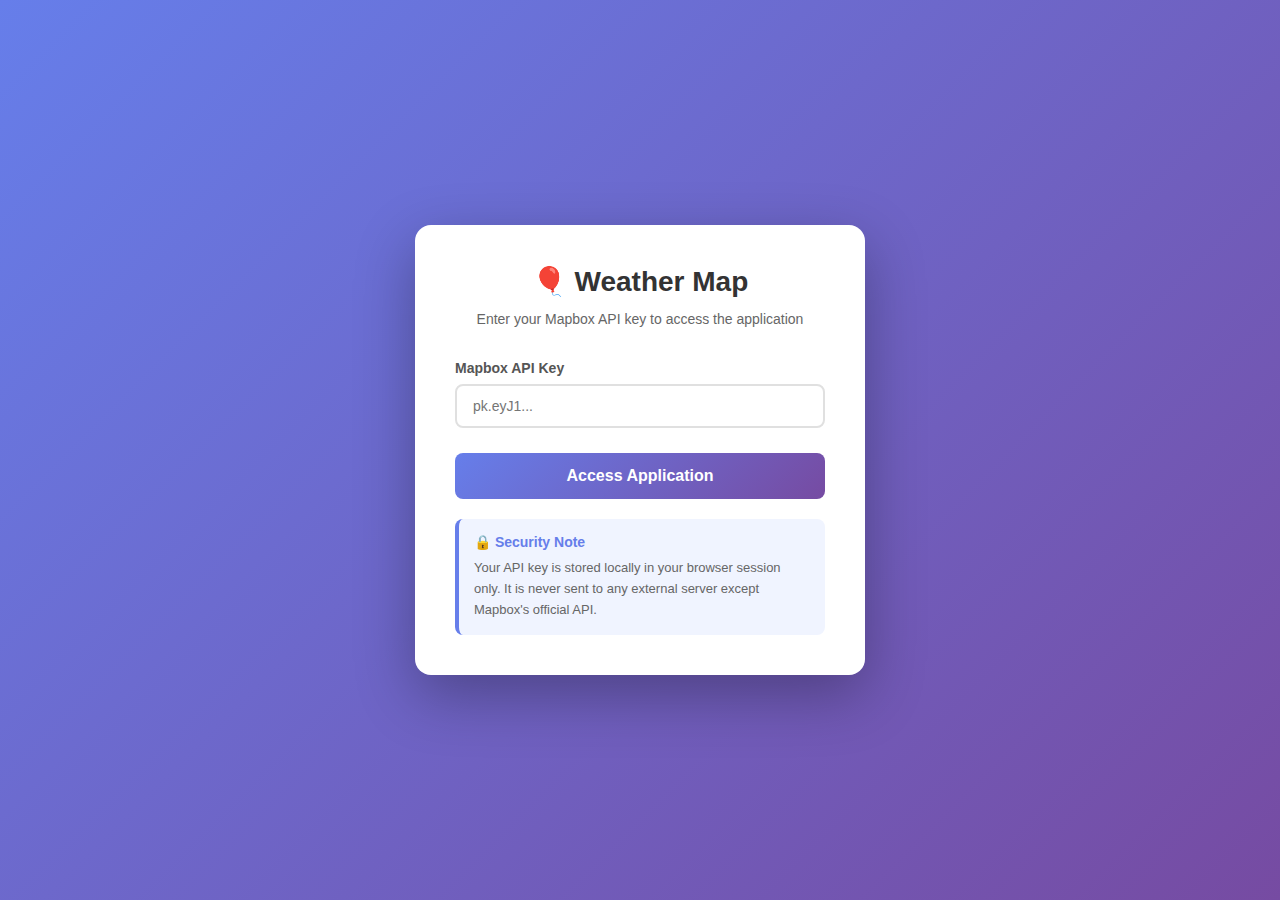
<file: auth.html>
<!DOCTYPE html>
<html>
  <head>
    <meta charset="utf-8" />
    <title>Weather Map - Authentication</title>
    <meta name="viewport" content="initial-scale=1,maximum-scale=1,user-scalable=no" />
    <link rel="icon" href="assets/weather-balloon.png" type="image/png" />
    <style>
      * {
        margin: 0;
        padding: 0;
        box-sizing: border-box;
      }

      body {
        font-family: 'Segoe UI', Tahoma, Geneva, Verdana, sans-serif;
        background: linear-gradient(135deg, #667eea 0%, #764ba2 100%);
        min-height: 100vh;
        display: flex;
        align-items: center;
        justify-content: center;
        padding: 20px;
      }

      .auth-container {
        background: white;
        border-radius: 16px;
        box-shadow: 0 20px 60px rgba(0, 0, 0, 0.3);
        padding: 40px;
        max-width: 450px;
        width: 100%;
        animation: slideIn 0.5s ease-out;
      }

      @keyframes slideIn {
        from {
          opacity: 0;
          transform: translateY(-20px);
        }
        to {
          opacity: 1;
          transform: translateY(0);
        }
      }

      .auth-header {
        text-align: center;
        margin-bottom: 30px;
      }

      .auth-header h1 {
        color: #333;
        font-size: 28px;
        margin-bottom: 10px;
      }

      .auth-header p {
        color: #666;
        font-size: 14px;
        line-height: 1.6;
      }

      .form-group {
        margin-bottom: 25px;
      }

      .form-group label {
        display: block;
        color: #555;
        font-weight: 600;
        margin-bottom: 8px;
        font-size: 14px;
      }

      .form-group input {
        width: 100%;
        padding: 12px 16px;
        border: 2px solid #e0e0e0;
        border-radius: 8px;
        font-size: 14px;
        transition: all 0.3s ease;
        font-family: 'Segoe UI', Tahoma, Geneva, Verdana, sans-serif;
      }

      .form-group input:focus {
        outline: none;
        border-color: #667eea;
        box-shadow: 0 0 0 3px rgba(102, 126, 234, 0.1);
      }

      .btn-submit {
        width: 100%;
        padding: 14px;
        background: linear-gradient(135deg, #667eea 0%, #764ba2 100%);
        color: white;
        border: none;
        border-radius: 8px;
        font-size: 16px;
        font-weight: 600;
        cursor: pointer;
        transition: transform 0.2s ease, box-shadow 0.2s ease;
      }

      .btn-submit:hover {
        transform: translateY(-2px);
        box-shadow: 0 10px 20px rgba(102, 126, 234, 0.3);
      }

      .btn-submit:active {
        transform: translateY(0);
      }

      .btn-submit:disabled {
        opacity: 0.6;
        cursor: not-allowed;
        transform: none;
      }

      .error-message {
        background: #fee;
        color: #c33;
        padding: 12px;
        border-radius: 8px;
        margin-bottom: 20px;
        font-size: 14px;
        display: none;
        border-left: 4px solid #c33;
      }

      .error-message.show {
        display: block;
        animation: shake 0.5s ease;
      }

      @keyframes shake {
        0%, 100% { transform: translateX(0); }
        25% { transform: translateX(-10px); }
        75% { transform: translateX(10px); }
      }

      .info-box {
        background: #f0f4ff;
        border-left: 4px solid #667eea;
        padding: 15px;
        border-radius: 8px;
        margin-top: 20px;
      }

      .info-box h3 {
        color: #667eea;
        font-size: 14px;
        margin-bottom: 8px;
      }

      .info-box p {
        color: #666;
        font-size: 13px;
        line-height: 1.6;
      }

      .info-box code {
        background: white;
        padding: 2px 6px;
        border-radius: 4px;
        font-size: 12px;
        color: #667eea;
        font-family: 'Courier New', monospace;
      }
    </style>
  </head>
  <body>
    <div class="auth-container">
      <div class="auth-header">
        <h1>🎈 Weather Map</h1>
        <p>Enter your Mapbox API key to access the application</p>
      </div>

      <div id="error-message" class="error-message"></div>

      <form id="auth-form">
        <div class="form-group">
          <label for="api-key">Mapbox API Key</label>
          <input
            type="password"
            id="api-key"
            placeholder="pk.eyJ1..."
            required
            autocomplete="off"
          />
        </div>

        <button type="submit" class="btn-submit" id="submit-btn">
          Access Application
        </button>
      </form>

      <div class="info-box">
        <h3>🔒 Security Note</h3>
        <p>
          Your API key is stored locally in your browser session only.
          It is never sent to any external server except Mapbox's official API.
        </p>
      </div>
    </div>

    <script>
      const form = document.getElementById('auth-form');
      const apiKeyInput = document.getElementById('api-key');
      const submitBtn = document.getElementById('submit-btn');
      const errorMessage = document.getElementById('error-message');

      // Check if already authenticated
      const storedKey = sessionStorage.getItem('mapbox_api_key');
      if (storedKey) {
        window.location.href = 'index.html';
      }

      form.addEventListener('submit', (e) => {
        e.preventDefault();
        
        const apiKey = apiKeyInput.value.trim();
        
        if (!apiKey) {
          showError('Please enter an API key');
          return;
        }

        if (!apiKey.startsWith('pk.')) {
          showError('Invalid Mapbox API key format. It should start with "pk."');
          return;
        }

        // Store the API key in session storage
        sessionStorage.setItem('mapbox_api_key', apiKey);
        sessionStorage.setItem('auth_timestamp', Date.now());
        
        // Redirect to main application
        window.location.href = 'index.html';
      });

      function showError(message) {
        errorMessage.textContent = message;
        errorMessage.classList.add('show');
        
        setTimeout(() => {
          errorMessage.classList.remove('show');
        }, 5000);
      }
    </script>
  </body>
</html>
</file>
